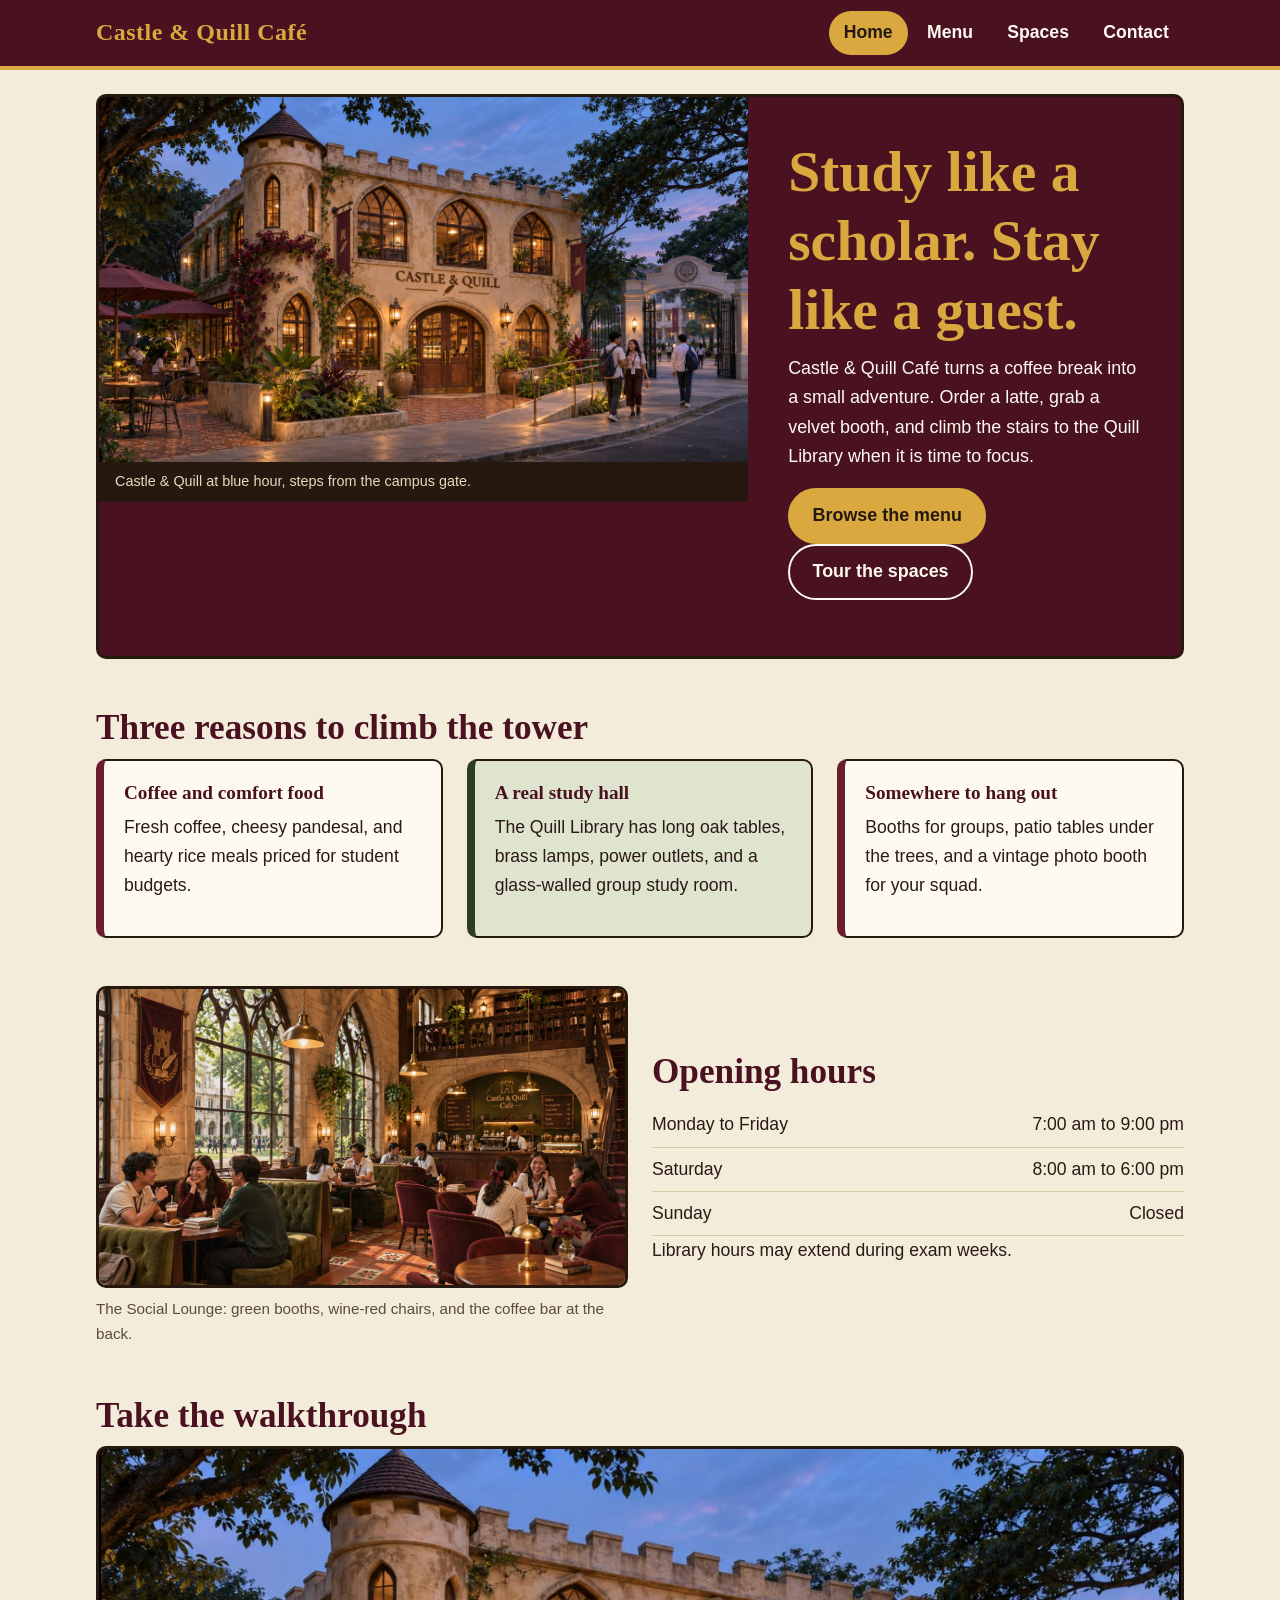
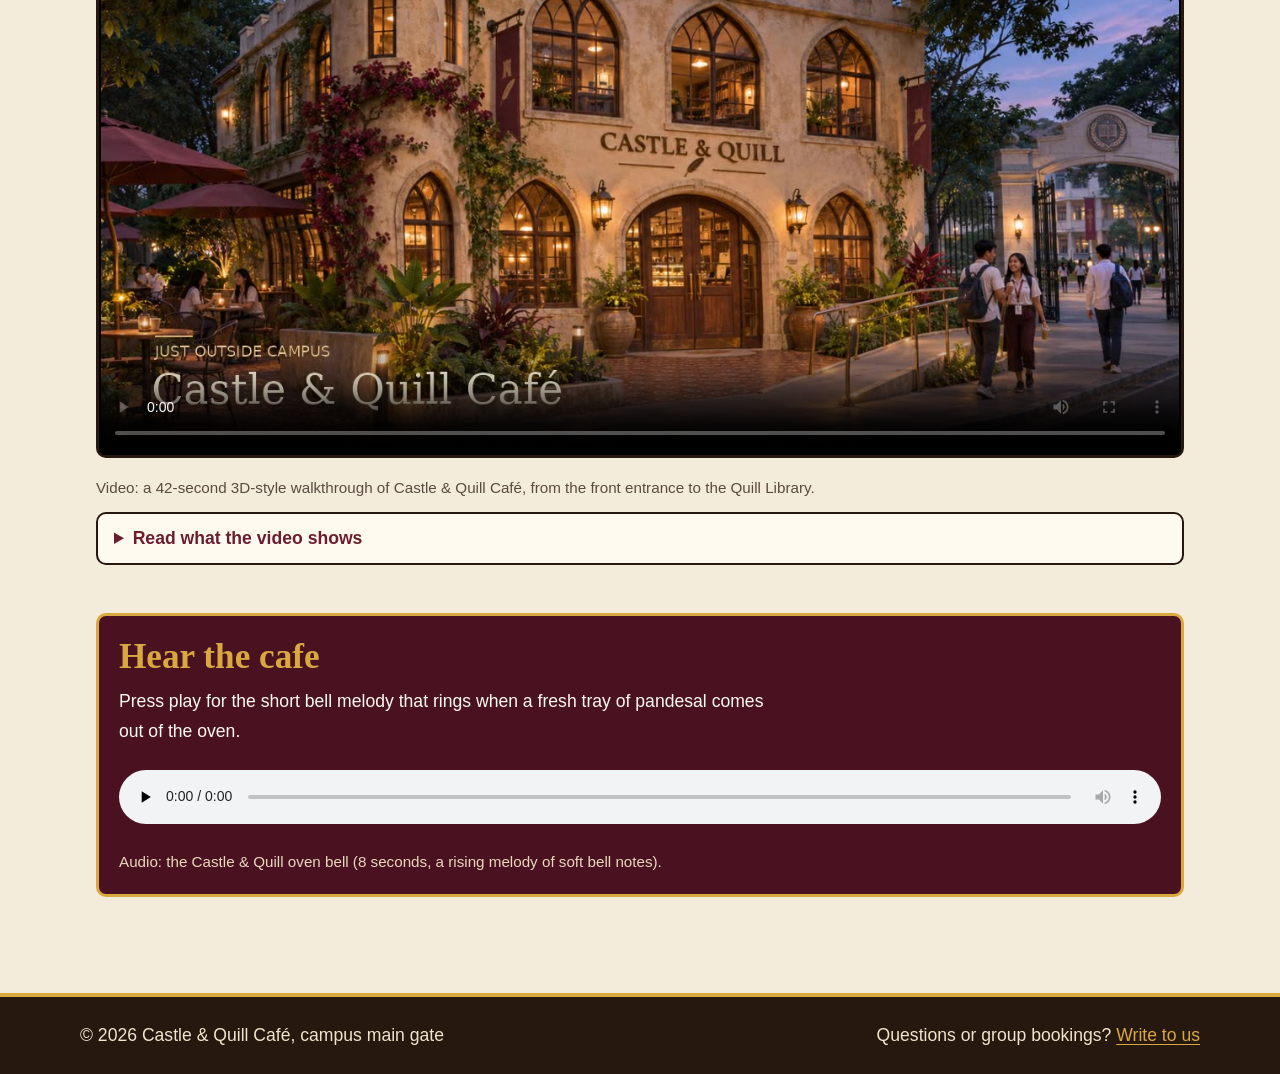
<file: index.html>
<!DOCTYPE html>
<html lang="en">
<head>
  <meta charset="UTF-8">
  <meta name="viewport" content="width=device-width, initial-scale=1">
  <meta name="description" content="Castle &amp; Quill Caf&eacute; is a castle-themed campus caf&eacute; with Filipino comfort food, signature drinks, and a library study area.">
  <title>Home | Castle &amp; Quill Caf&eacute;</title>
  <link rel="stylesheet" href="css/style.css">
</head>
<body>
  <a class="skip" href="#main">Skip to main content</a>
  <header class="site-header">
    <div class="header-inner">
      <a class="logo" href="index.html">Castle &amp; Quill Caf&eacute;</a>
      <nav aria-label="Main navigation"><ul class="nav"><li><a href="index.html" aria-current="page">Home</a></li><li><a href="menu.html">Menu</a></li><li><a href="spaces.html">Spaces</a></li><li><a href="contact.html">Contact</a></li></ul></nav>
    </div>
  </header>
  <main id="main">
    <section class="hero" aria-labelledby="page-title">
      <figure>
        <img src="images/exterior-blue-hour.jpg" width="1400" height="788" alt="Castle and Quill Caf&eacute; at dusk: a stone castle-style building with a round tower, glowing arched windows, and students walking past the campus gate">
        <figcaption>Castle &amp; Quill at blue hour, steps from the campus gate.</figcaption>
      </figure>
      <div class="hero-text">
        <h1 id="page-title">Study like a scholar. Stay like a guest.</h1>
        <p>Castle &amp; Quill Caf&eacute; turns a coffee break into a small adventure. Order a latte, grab a velvet booth, and climb the stairs to the Quill Library when it is time to focus.</p>
        <p><a class="btn" href="menu.html">Browse the menu</a> <a class="btn alt" href="spaces.html">Tour the spaces</a></p>
      </div>
    </section>

    <section aria-labelledby="why">
      <h2 id="why">Three reasons to climb the tower</h2>
      <div class="cards three">
        <article class="card"><h3>Coffee and comfort food</h3><p>Fresh coffee, cheesy pandesal, and hearty rice meals priced for student budgets.</p></article>
        <article class="card moss"><h3>A real study hall</h3><p>The Quill Library has long oak tables, brass lamps, power outlets, and a glass-walled group study room.</p></article>
        <article class="card"><h3>Somewhere to hang out</h3><p>Booths for groups, patio tables under the trees, and a vintage photo booth for your squad.</p></article>
      </div>
    </section>

    <section class="split" aria-labelledby="lounge">
      <figure>
        <img src="images/social-lounge.jpg" width="1400" height="788" alt="Students laughing and studying in the caf&eacute; lounge with green velvet booths, arched windows, and a coffee bar under a stone arch">
        <figcaption>The Social Lounge: green booths, wine-red chairs, and the coffee bar at the back.</figcaption>
      </figure>
      <div>
        <h2 id="lounge">Opening hours</h2>
        <ul class="hours">
          <li><span>Monday to Friday</span><span>7:00 am to 9:00 pm</span></li>
          <li><span>Saturday</span><span>8:00 am to 6:00 pm</span></li>
          <li><span>Sunday</span><span>Closed</span></li>
        </ul>
        <p>Library hours may extend during exam weeks.</p>
      </div>
    </section>

    <section aria-labelledby="tour">
      <h2 id="tour">Take the walkthrough</h2>
      <figure>
        <video controls preload="metadata" poster="images/walkthrough-poster.jpg" width="1280" height="720">
          <source src="media/castle-quill-walkthrough.mp4" type="video/mp4">
          Your browser does not support the video element.
        </video>
        <figcaption>Video: a 42-second 3D-style walkthrough of Castle &amp; Quill Caf&eacute;, from the front entrance to the Quill Library.</figcaption>
      </figure>
      <details>
        <summary>Read what the video shows</summary>
        <p>The tour starts outside the castle-style building just off campus. It then moves to the meals and merienda (cheese-topped rolls, a grilled sandwich, and a rice bowl), past the Quill Photo Booth by the stairs, and ends on the second floor in the Quill Library study area.</p>
      </details>
    </section>

    <section aria-labelledby="listen">
      <div class="media-box">
        <h2 id="listen">Hear the cafe</h2>
        <p>Press play for the short bell melody that rings when a fresh tray of pandesal comes out of the oven.</p>
        <figure>
          <audio controls preload="none">
            <source src="media/cafe-chime.wav" type="audio/wav">
            Your browser does not support the audio element.
          </audio>
          <figcaption>Audio: the Castle &amp; Quill oven bell (8 seconds, a rising melody of soft bell notes).</figcaption>
        </figure>
      </div>
    </section>
  </main>
  <footer class="site-footer">
    <div class="footer-inner">
      <p>&copy; 2026 Castle &amp; Quill Caf&eacute;, campus main gate</p>
      <p>Questions or group bookings? <a href="contact.html">Write to us</a></p>
    </div>
  </footer>
</body>
</html>
</file>
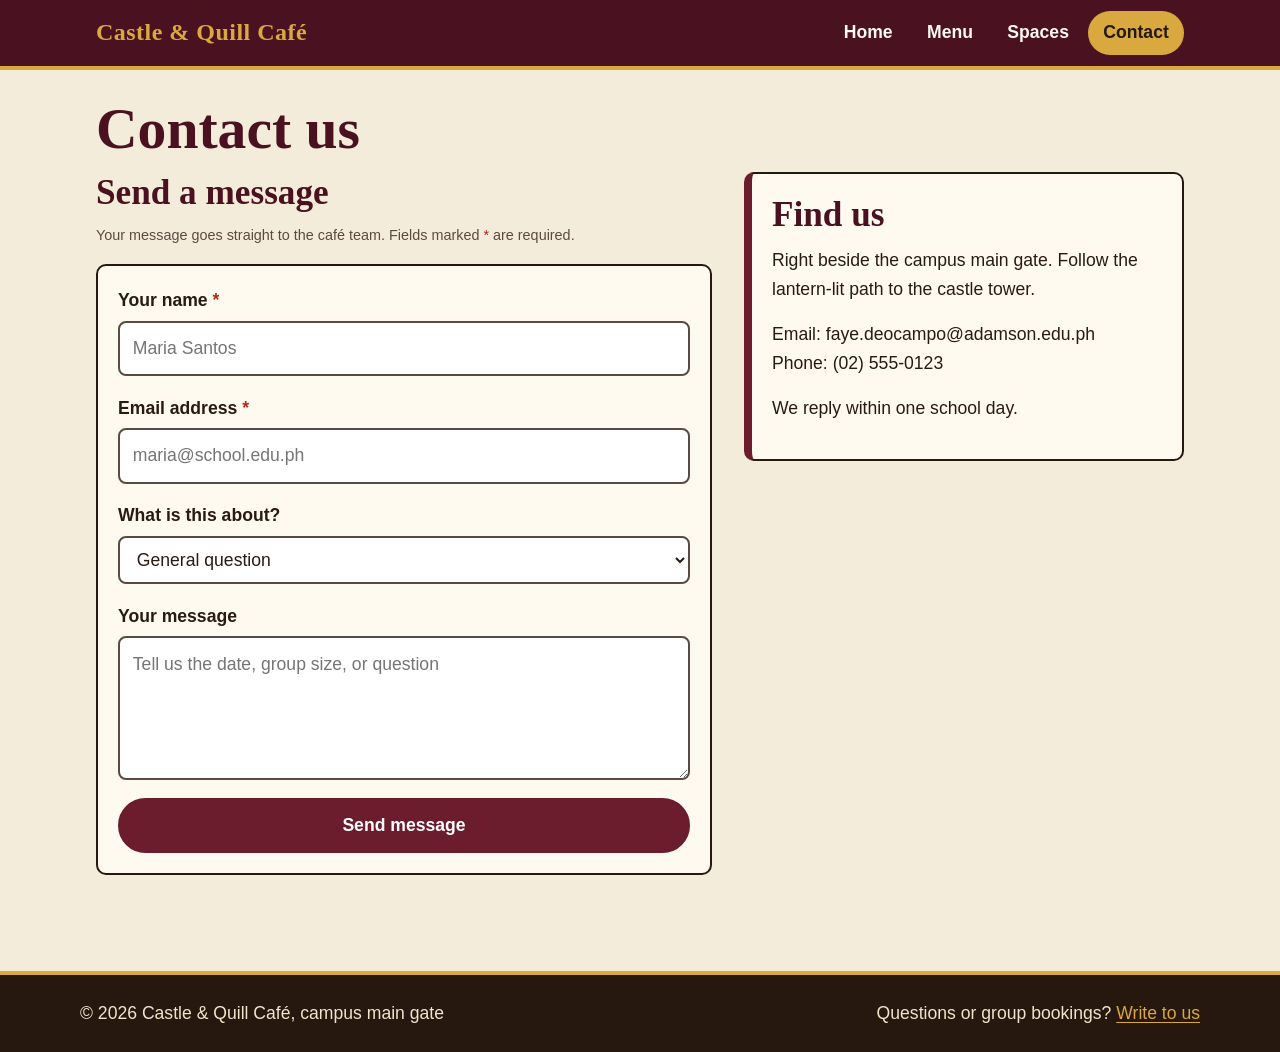
<file: contact.html>
<!DOCTYPE html>
<html lang="en">
<head>
  <meta charset="UTF-8">
  <meta name="viewport" content="width=device-width, initial-scale=1">
  <meta name="description" content="Castle &amp; Quill Caf&eacute; is a castle-themed campus caf&eacute; with Filipino comfort food, signature drinks, and a library study area.">
  <title>Contact | Castle &amp; Quill Caf&eacute;</title>
  <link rel="stylesheet" href="css/style.css">
</head>
<body>
  <a class="skip" href="#main">Skip to main content</a>
  <header class="site-header">
    <div class="header-inner">
      <a class="logo" href="index.html">Castle &amp; Quill Caf&eacute;</a>
      <nav aria-label="Main navigation"><ul class="nav"><li><a href="index.html">Home</a></li><li><a href="menu.html">Menu</a></li><li><a href="spaces.html">Spaces</a></li><li><a href="contact.html" aria-current="page">Contact</a></li></ul></nav>
    </div>
  </header>
  <main id="main">
    <h1>Contact us</h1>
    <div class="contact-layout">
      <section aria-labelledby="form-title">
        <h2 id="form-title">Send a message</h2>
        <p class="hint">Your message goes straight to the caf&eacute; team. Fields marked <span class="req">*</span> are required.</p>
        <form action="https://formsubmit.co/faye.deocampo@adamson.edu.ph" method="post">
          <input type="hidden" name="_subject" value="New message from the Castle &amp; Quill Caf&eacute; website">
          <input type="hidden" name="_template" value="table">
          <div class="field">
            <label for="name">Your name <span class="req">*</span></label>
            <input type="text" id="name" name="name" autocomplete="name" placeholder="Maria Santos" required>
          </div>
          <div class="field">
            <label for="email">Email address <span class="req">*</span></label>
            <input type="email" id="email" name="email" autocomplete="email" placeholder="maria@school.edu.ph" required>
          </div>
          <div class="field">
            <label for="topic">What is this about?</label>
            <select id="topic" name="topic">
              <option value="general">General question</option>
              <option value="study-room">Reserve the group study room</option>
              <option value="booth">Photo booth for an event</option>
              <option value="feedback">Menu feedback</option>
              <option value="jobs">Work at the caf&eacute;</option>
            </select>
          </div>
          <div class="field">
            <label for="message">Your message</label>
            <textarea id="message" name="message" placeholder="Tell us the date, group size, or question"></textarea>
          </div>
          <button class="btn dark" type="submit">Send message</button>
        </form>
      </section>
      <aside class="card" aria-labelledby="find">
        <h2 id="find">Find us</h2>
        <p>Right beside the campus main gate. Follow the lantern-lit path to the castle tower.</p>
        <p>Email: faye.deocampo@adamson.edu.ph<br>Phone: (02) 555-0123</p>
        <p>We reply within one school day.</p>
      </aside>
    </div>
  </main>
  <footer class="site-footer">
    <div class="footer-inner">
      <p>&copy; 2026 Castle &amp; Quill Caf&eacute;, campus main gate</p>
      <p>Questions or group bookings? <a href="contact.html">Write to us</a></p>
    </div>
  </footer>
</body>
</html>
</file>
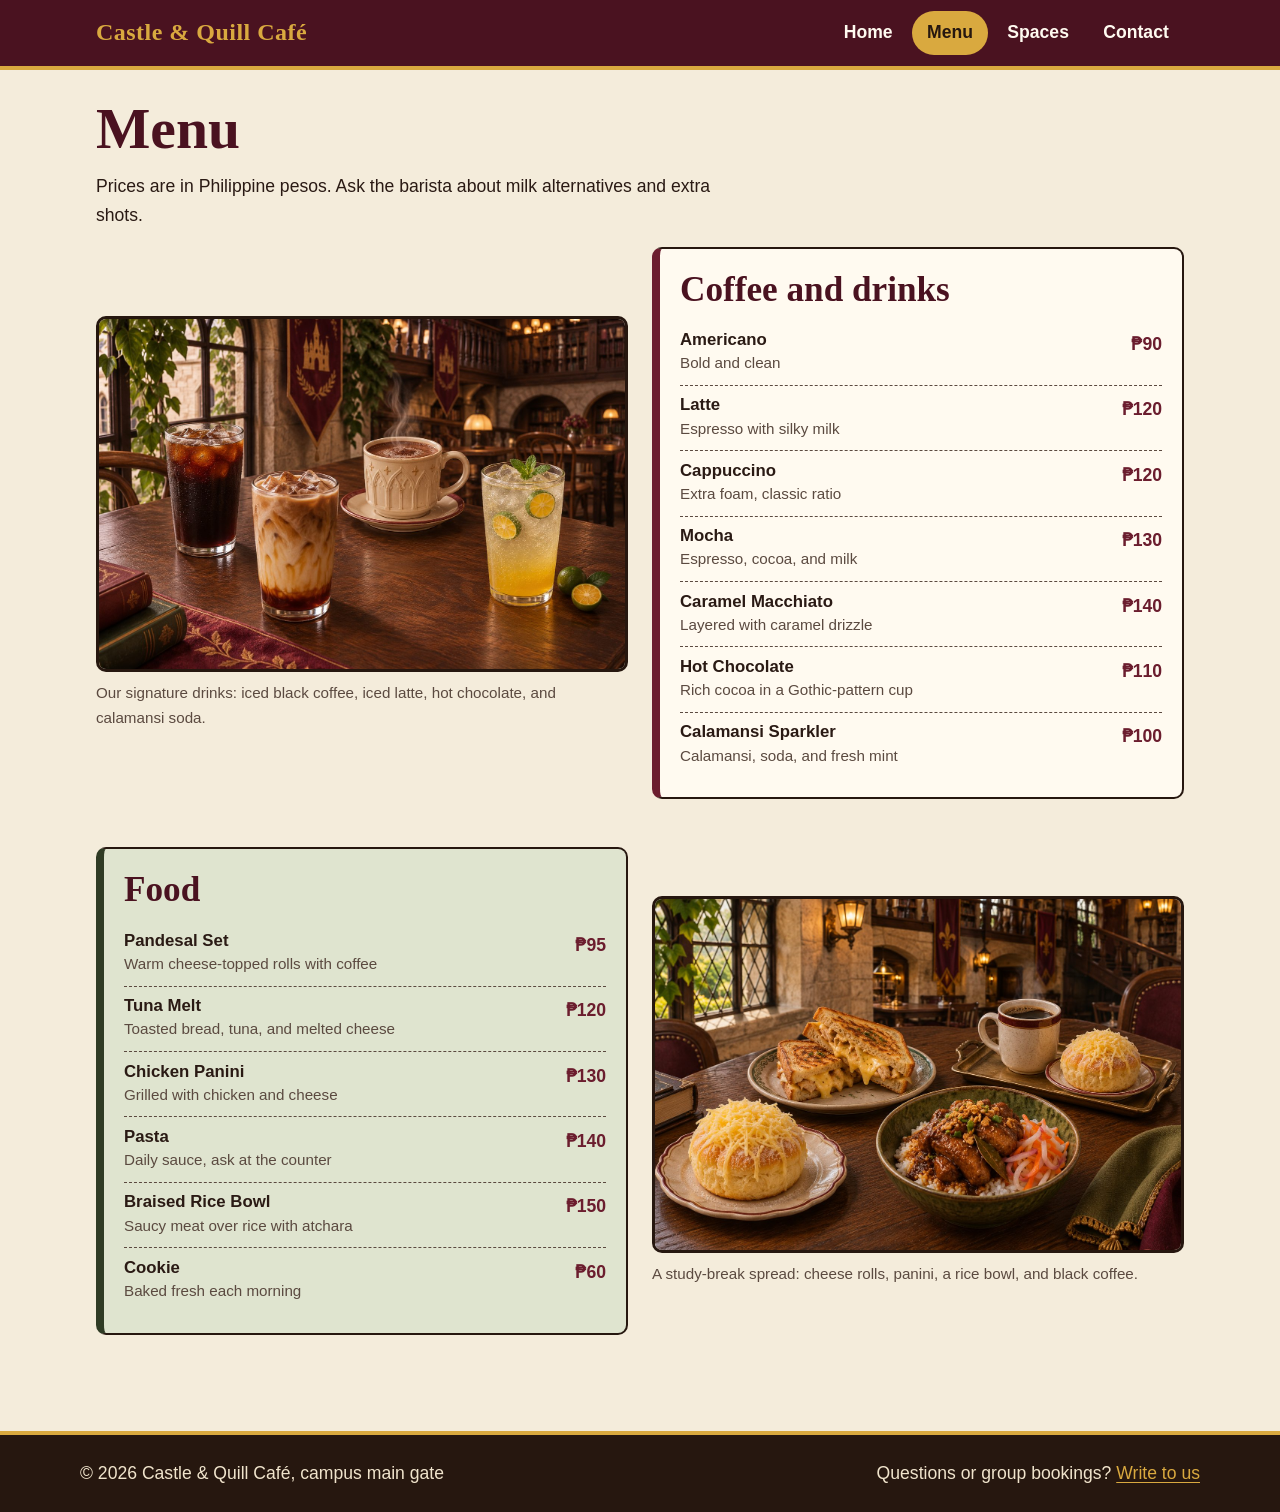
<file: menu.html>
<!DOCTYPE html>
<html lang="en">
<head>
  <meta charset="UTF-8">
  <meta name="viewport" content="width=device-width, initial-scale=1">
  <meta name="description" content="Castle &amp; Quill Caf&eacute; is a castle-themed campus caf&eacute; with Filipino comfort food, signature drinks, and a library study area.">
  <title>Menu | Castle &amp; Quill Caf&eacute;</title>
  <link rel="stylesheet" href="css/style.css">
</head>
<body>
  <a class="skip" href="#main">Skip to main content</a>
  <header class="site-header">
    <div class="header-inner">
      <a class="logo" href="index.html">Castle &amp; Quill Caf&eacute;</a>
      <nav aria-label="Main navigation"><ul class="nav"><li><a href="index.html">Home</a></li><li><a href="menu.html" aria-current="page">Menu</a></li><li><a href="spaces.html">Spaces</a></li><li><a href="contact.html">Contact</a></li></ul></nav>
    </div>
  </header>
  <main id="main">
    <h1>Menu</h1>
    <p>Prices are in Philippine pesos. Ask the barista about milk alternatives and extra shots.</p>

    <section class="split" aria-label="Signature drinks">
      <figure>
        <img src="images/signature-drinks.jpg" width="1400" height="933" alt="Four drinks on a dark wooden table: an iced black coffee, an iced latte with swirled milk, a steaming cup of hot chocolate, and a sparkling calamansi soda with mint">
        <figcaption>Our signature drinks: iced black coffee, iced latte, hot chocolate, and calamansi soda.</figcaption>
      </figure>
      <div class="card">
        <h2>Coffee and drinks</h2>
        <div class="menu-item"><div><h3>Americano</h3><p>Bold and clean</p></div><span class="price">&#8369;90</span></div>
        <div class="menu-item"><div><h3>Latte</h3><p>Espresso with silky milk</p></div><span class="price">&#8369;120</span></div>
        <div class="menu-item"><div><h3>Cappuccino</h3><p>Extra foam, classic ratio</p></div><span class="price">&#8369;120</span></div>
        <div class="menu-item"><div><h3>Mocha</h3><p>Espresso, cocoa, and milk</p></div><span class="price">&#8369;130</span></div>
        <div class="menu-item"><div><h3>Caramel Macchiato</h3><p>Layered with caramel drizzle</p></div><span class="price">&#8369;140</span></div>
        <div class="menu-item"><div><h3>Hot Chocolate</h3><p>Rich cocoa in a Gothic-pattern cup</p></div><span class="price">&#8369;110</span></div>
        <div class="menu-item"><div><h3>Calamansi Sparkler</h3><p>Calamansi, soda, and fresh mint</p></div><span class="price">&#8369;100</span></div>
      </div>
    </section>

    <section class="split" aria-label="Food">
      <div class="card moss">
        <h2>Food</h2>
        <div class="menu-item"><div><h3>Pandesal Set</h3><p>Warm cheese-topped rolls with coffee</p></div><span class="price">&#8369;95</span></div>
        <div class="menu-item"><div><h3>Tuna Melt</h3><p>Toasted bread, tuna, and melted cheese</p></div><span class="price">&#8369;120</span></div>
        <div class="menu-item"><div><h3>Chicken Panini</h3><p>Grilled with chicken and cheese</p></div><span class="price">&#8369;130</span></div>
        <div class="menu-item"><div><h3>Pasta</h3><p>Daily sauce, ask at the counter</p></div><span class="price">&#8369;140</span></div>
        <div class="menu-item"><div><h3>Braised Rice Bowl</h3><p>Saucy meat over rice with atchara</p></div><span class="price">&#8369;150</span></div>
        <div class="menu-item"><div><h3>Cookie</h3><p>Baked fresh each morning</p></div><span class="price">&#8369;60</span></div>
      </div>
      <figure>
        <img src="images/food-spread.jpg" width="1400" height="933" alt="A table spread with cheese-topped bread rolls, a grilled chicken and cheese sandwich, a bowl of braised meat over rice with pickled papaya, and a mug of black coffee">
        <figcaption>A study-break spread: cheese rolls, panini, a rice bowl, and black coffee.</figcaption>
      </figure>
    </section>
  </main>
  <footer class="site-footer">
    <div class="footer-inner">
      <p>&copy; 2026 Castle &amp; Quill Caf&eacute;, campus main gate</p>
      <p>Questions or group bookings? <a href="contact.html">Write to us</a></p>
    </div>
  </footer>
</body>
</html>
</file>
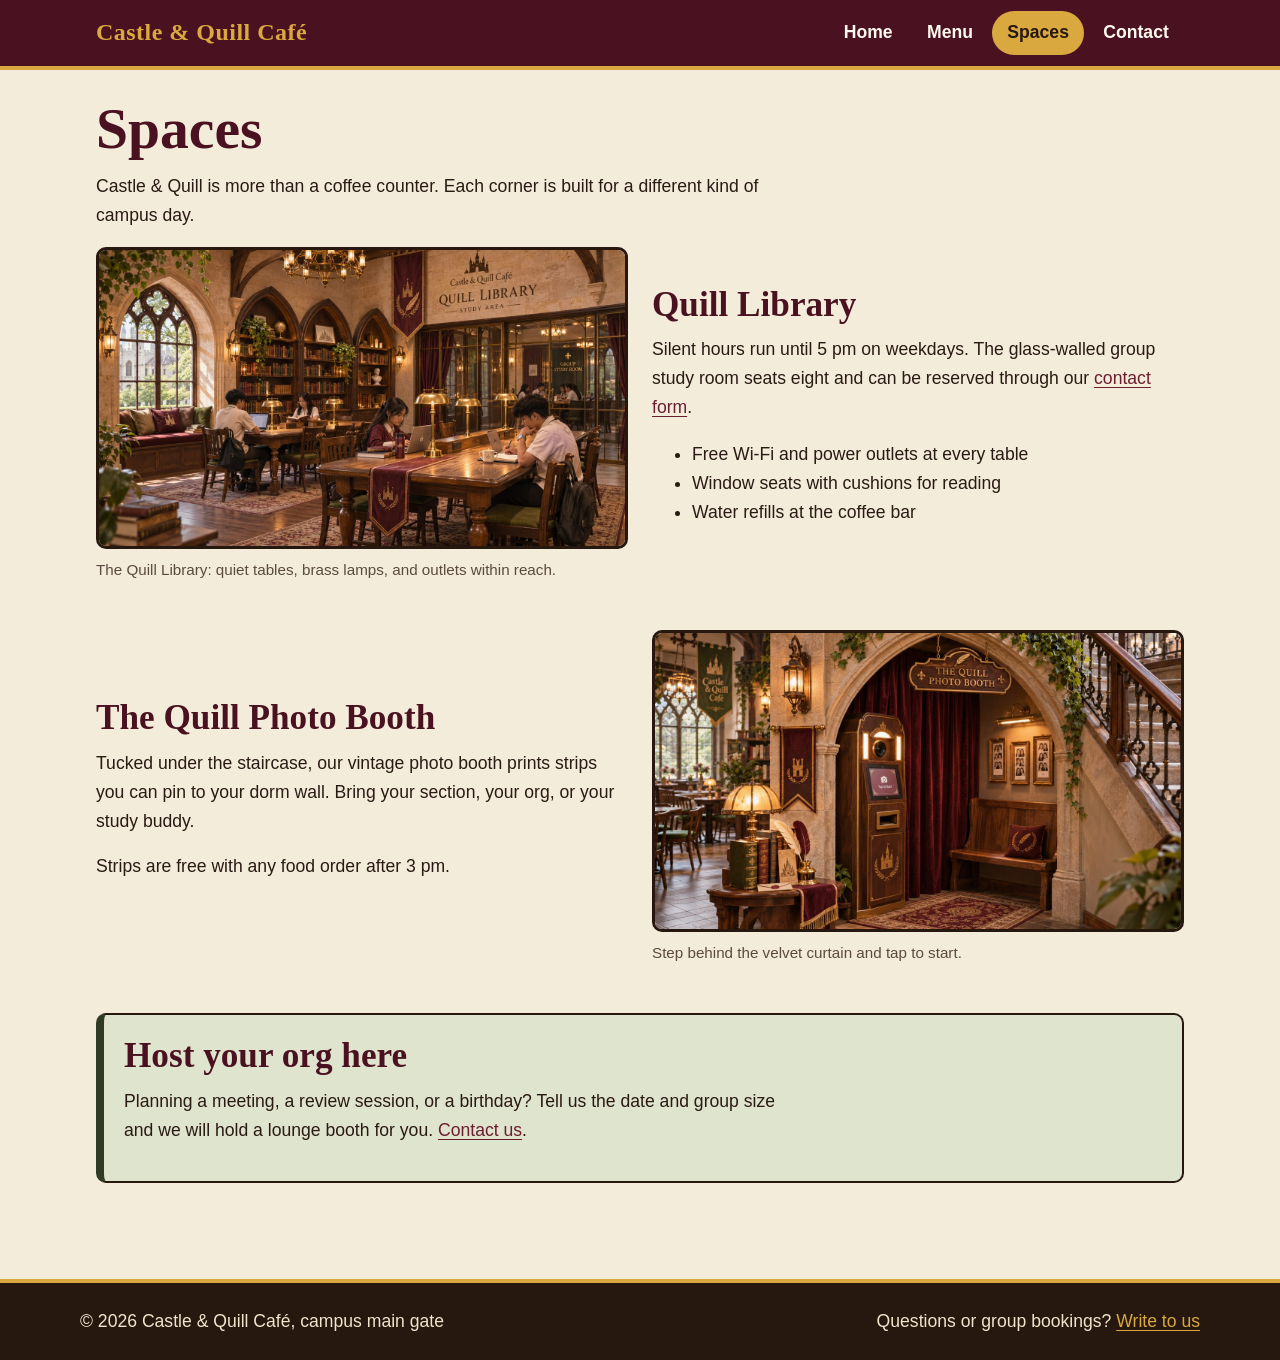
<file: spaces.html>
<!DOCTYPE html>
<html lang="en">
<head>
  <meta charset="UTF-8">
  <meta name="viewport" content="width=device-width, initial-scale=1">
  <meta name="description" content="Castle &amp; Quill Caf&eacute; is a castle-themed campus caf&eacute; with Filipino comfort food, signature drinks, and a library study area.">
  <title>Spaces | Castle &amp; Quill Caf&eacute;</title>
  <link rel="stylesheet" href="css/style.css">
</head>
<body>
  <a class="skip" href="#main">Skip to main content</a>
  <header class="site-header">
    <div class="header-inner">
      <a class="logo" href="index.html">Castle &amp; Quill Caf&eacute;</a>
      <nav aria-label="Main navigation"><ul class="nav"><li><a href="index.html">Home</a></li><li><a href="menu.html">Menu</a></li><li><a href="spaces.html" aria-current="page">Spaces</a></li><li><a href="contact.html">Contact</a></li></ul></nav>
    </div>
  </header>
  <main id="main">
    <h1>Spaces</h1>
    <p>Castle &amp; Quill is more than a coffee counter. Each corner is built for a different kind of campus day.</p>

    <section class="split" aria-labelledby="lib">
      <figure>
        <img src="images/quill-library.jpg" width="1400" height="788" alt="The Quill Library study area with long wooden tables, brass lamps, arched bookshelves, students working on laptops, and a glass-walled group study room">
        <figcaption>The Quill Library: quiet tables, brass lamps, and outlets within reach.</figcaption>
      </figure>
      <div>
        <h2 id="lib">Quill Library</h2>
        <p>Silent hours run until 5 pm on weekdays. The glass-walled group study room seats eight and can be reserved through our <a href="contact.html">contact form</a>.</p>
        <ul>
          <li>Free Wi-Fi and power outlets at every table</li>
          <li>Window seats with cushions for reading</li>
          <li>Water refills at the coffee bar</li>
        </ul>
      </div>
    </section>

    <section class="split" aria-labelledby="booth">
      <div>
        <h2 id="booth">The Quill Photo Booth</h2>
        <p>Tucked under the staircase, our vintage photo booth prints strips you can pin to your dorm wall. Bring your section, your org, or your study buddy.</p>
        <p>Strips are free with any food order after 3 pm.</p>
      </div>
      <figure>
        <img src="images/photo-booth.jpg" width="1400" height="788" alt="A wooden photo booth with a red velvet curtain under a stone archway, a bench with a cushion, framed photo strips on the wall, and a table with books and quill pens">
        <figcaption>Step behind the velvet curtain and tap to start.</figcaption>
      </figure>
    </section>

    <section class="card moss" aria-labelledby="events">
      <h2 id="events">Host your org here</h2>
      <p>Planning a meeting, a review session, or a birthday? Tell us the date and group size and we will hold a lounge booth for you. <a href="contact.html">Contact us</a>.</p>
    </section>
  </main>
  <footer class="site-footer">
    <div class="footer-inner">
      <p>&copy; 2026 Castle &amp; Quill Caf&eacute;, campus main gate</p>
      <p>Questions or group bookings? <a href="contact.html">Write to us</a></p>
    </div>
  </footer>
</body>
</html>
</file>
<file: css/style.css>
/* Castle & Quill Cafe | hand-written CSS, no frameworks */
:root{
  --wine:#6b1d2e; --wine-dark:#4a1220; --moss:#2f3b24; --moss-light:#dfe4cf;
  --gold:#d9a93f; --gold-dark:#a87a1c; --stone:#f4ecdb; --paper:#fffaf0;
  --wood:#26170f; --text:#2a1a14; --text-soft:#5b4a40;
  --font-head:"Palatino Linotype",Palatino,"Book Antiqua",Georgia,serif;
  --font-body:"Segoe UI",Tahoma,Verdana,sans-serif;
  --radius:10px; --gap:1.5rem; --max:1120px;
}
*,*::before,*::after{box-sizing:border-box}
html{scroll-behavior:smooth}
body{margin:0;font-family:var(--font-body);font-size:1.05rem;line-height:1.65;color:var(--text);background:var(--stone)}
img{max-width:100%;height:auto;display:block}
h1,h2,h3{font-family:var(--font-head);line-height:1.2;margin:0 0 .6rem;color:var(--wine-dark)}
h1{font-size:clamp(2.1rem,6vw,3.6rem)} h2{font-size:clamp(1.5rem,4vw,2.2rem)} h3{font-size:1.2rem}
p{margin:0 0 1rem;max-width:68ch}
a{color:var(--wine);text-underline-offset:3px}
a:hover{color:var(--gold-dark);text-decoration-thickness:3px}
:focus-visible{outline:3px solid var(--gold-dark);outline-offset:3px}
.skip{position:absolute;left:-999px;background:var(--gold);color:var(--wood);padding:.5rem 1rem;z-index:10}
.skip:focus{left:1rem;top:1rem}

/* Header + nav (Flexbox) */
.site-header{background:var(--wine-dark);border-bottom:4px solid var(--gold);position:sticky;top:0;z-index:5}
.header-inner{max-width:var(--max);margin:0 auto;padding:.7rem 1rem;display:flex;flex-direction:column;gap:.5rem;align-items:center}
.logo{font-family:var(--font-head);font-size:1.5rem;font-weight:bold;color:var(--gold);text-decoration:none;letter-spacing:.02em}
.logo:hover{color:#fff}
.nav{display:flex;flex-wrap:wrap;justify-content:center;gap:.25rem;list-style:none;margin:0;padding:0}
.nav a{display:block;padding:.45rem .95rem;border-radius:999px;color:var(--paper);text-decoration:none;font-weight:600}
.nav a:hover,.nav a:focus-visible{background:var(--wine);color:var(--gold)}
.nav a[aria-current="page"]{background:var(--gold);color:var(--wood)}

main{max-width:var(--max);margin:0 auto;padding:1.5rem 1rem 3rem}
section{margin-bottom:3rem}

/* Hero (Grid): full photo with text panel */
.hero{display:grid;gap:0;border-radius:var(--radius);overflow:hidden;background:var(--wine-dark);color:var(--paper);border:3px solid var(--wood)}
.hero h1{color:var(--gold)}
.hero-text{padding:1.5rem}
.hero-text p{font-size:1.12rem}
.hero figcaption{background:var(--wood);color:#e8d9bd;padding:.5rem 1rem;font-size:.9rem}
.btn{display:inline-block;background:var(--gold);color:var(--wood);border:2px solid var(--gold);padding:.7rem 1.4rem;border-radius:999px;font:inherit;font-weight:700;text-decoration:none;cursor:pointer;transition:background .2s,color .2s,border-color .2s}
.btn:hover{background:var(--wood);border-color:var(--gold);color:var(--gold)}
.btn:focus-visible{outline:3px solid #fff;outline-offset:3px}
.btn.alt{background:transparent;color:var(--paper);border-color:var(--paper)}
.btn.alt:hover{background:var(--paper);color:var(--wine-dark)}
.btn.dark{background:var(--wine);border-color:var(--wine);color:#fff}
.btn.dark:hover{background:var(--wood);border-color:var(--wood);color:var(--gold)}

/* Cards (Grid) */
.cards{display:grid;gap:var(--gap);grid-template-columns:1fr}
.card{background:var(--paper);border:2px solid var(--wood);border-left:8px solid var(--wine);border-radius:var(--radius);padding:1.25rem}
.card.moss{background:var(--moss-light);border-left-color:var(--moss)}
.price{font-weight:700;color:var(--wine);white-space:nowrap}
.menu-item{display:flex;justify-content:space-between;gap:1rem;border-bottom:1px dashed var(--text-soft);padding:.6rem 0}
.menu-item:last-child{border-bottom:0}
.menu-item h3{margin:0;font-size:1.05rem;font-family:var(--font-body);color:var(--text)}
.menu-item p{margin:0;font-size:.95rem;color:var(--text-soft)}

figure{margin:0}
figure img{border-radius:var(--radius);border:3px solid var(--wood)}
figcaption{font-size:.95rem;color:var(--text-soft);padding-top:.5rem}
.hero figure img{border:0;border-radius:0}
audio{width:100%;margin:.5rem 0}
video{width:100%;height:auto;aspect-ratio:16/9;background:#000;border:3px solid var(--wood);border-radius:var(--radius)}
details{margin-top:.75rem;background:var(--paper);border:2px solid var(--wood);border-radius:var(--radius);padding:.6rem 1rem}
summary{cursor:pointer;font-weight:700;color:var(--wine)}
summary:hover{color:var(--gold-dark)}
details p{margin:.6rem 0 0}
.media-box{background:var(--wine-dark);color:var(--paper);border-radius:var(--radius);padding:1.25rem;border:3px solid var(--gold)}
.media-box h2{color:var(--gold)} .media-box figcaption{color:#e8d9bd}

.split{display:grid;gap:var(--gap);align-items:center}
.hours{list-style:none;padding:0;margin:0}
.hours li{display:flex;justify-content:space-between;gap:1rem;border-bottom:1px solid #d8c9a6;padding:.45rem 0}
.gallery{display:grid;gap:var(--gap);grid-template-columns:1fr}

/* Form: stacked, phone-friendly */
form{display:flex;flex-direction:column;gap:1.1rem;background:var(--paper);border:2px solid var(--wood);border-radius:var(--radius);padding:1.25rem}
.field{display:flex;flex-direction:column;gap:.35rem}
label{font-weight:700}
.req{color:#b3261e}
input,select,textarea{font:inherit;color:var(--text);background:#fff;border:2px solid var(--text-soft);border-radius:8px;padding:.7rem .8rem;width:100%}
textarea{min-height:9rem;resize:vertical}
input:hover,select:hover,textarea:hover{border-color:var(--wine)}
input:focus,select:focus,textarea:focus{outline:3px solid var(--gold-dark);outline-offset:1px;border-color:var(--wine)}
input:user-invalid,textarea:user-invalid{border-color:#b3261e}
.hint{font-size:.9rem;color:var(--text-soft);margin:0 0 1rem}

/* Footer (Flexbox) */
.site-footer{background:var(--wood);color:#f0e4cc;padding:1.5rem 1rem;border-top:4px solid var(--gold)}
.footer-inner{max-width:var(--max);margin:0 auto;display:flex;flex-direction:column;gap:.75rem;align-items:center;text-align:center}
.site-footer a{color:var(--gold)} .site-footer a:hover{color:#fff}
.site-footer p{margin:0}

/* Tablet */
@media (min-width:600px){
  .cards,.gallery{grid-template-columns:repeat(2,1fr)}
  .header-inner{flex-direction:row;justify-content:space-between}
  .footer-inner{flex-direction:row;justify-content:space-between;text-align:left}
}
/* Desktop */
@media (min-width:960px){
  body{font-size:1.1rem}
  .hero{grid-template-columns:1.5fr 1fr}
  .hero figure{grid-row:1}
  .hero-text{padding:2.5rem;align-self:center}
  .cards.three{grid-template-columns:repeat(3,1fr)}
  .split{grid-template-columns:1fr 1fr}
  .split.wide-left{grid-template-columns:1.3fr 1fr}
  .contact-layout{display:grid;grid-template-columns:1.4fr 1fr;gap:2rem;align-items:start}
}
@media (prefers-reduced-motion:reduce){*{transition:none!important;scroll-behavior:auto!important}}
</file>
